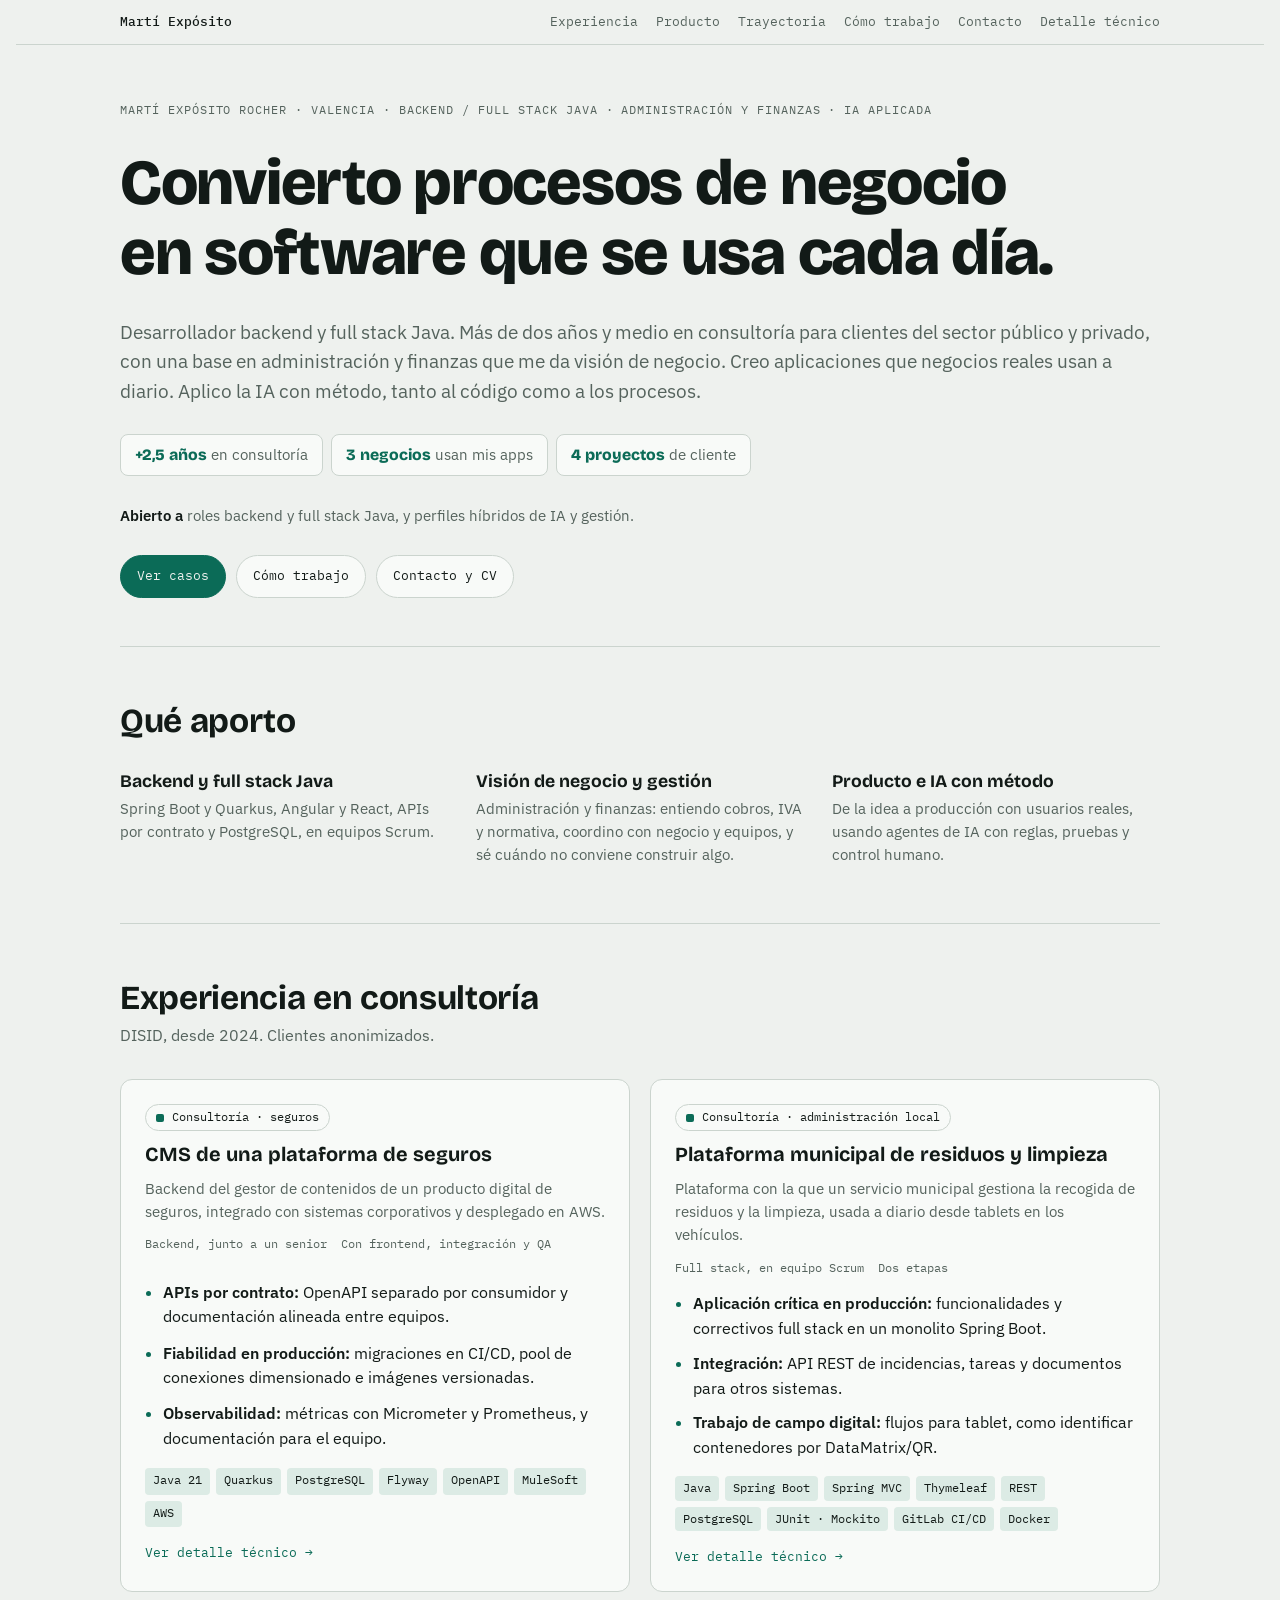
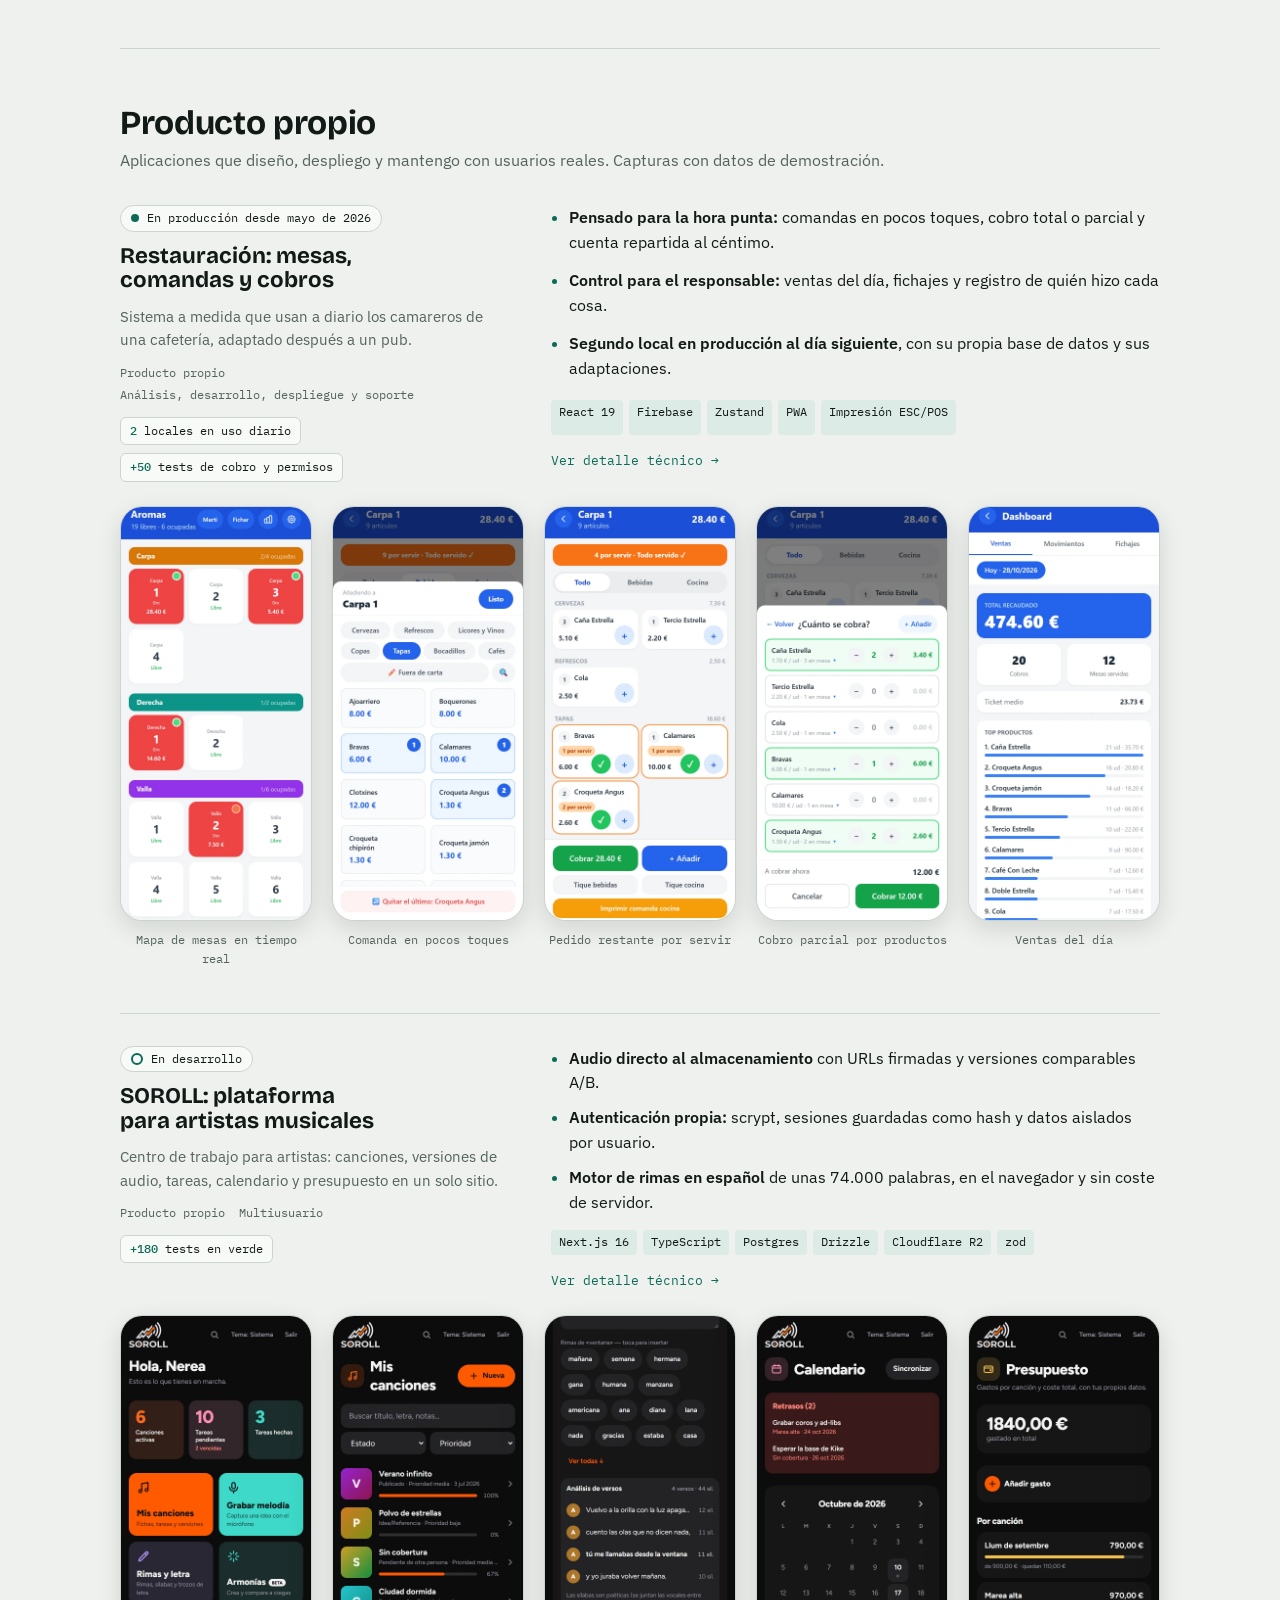
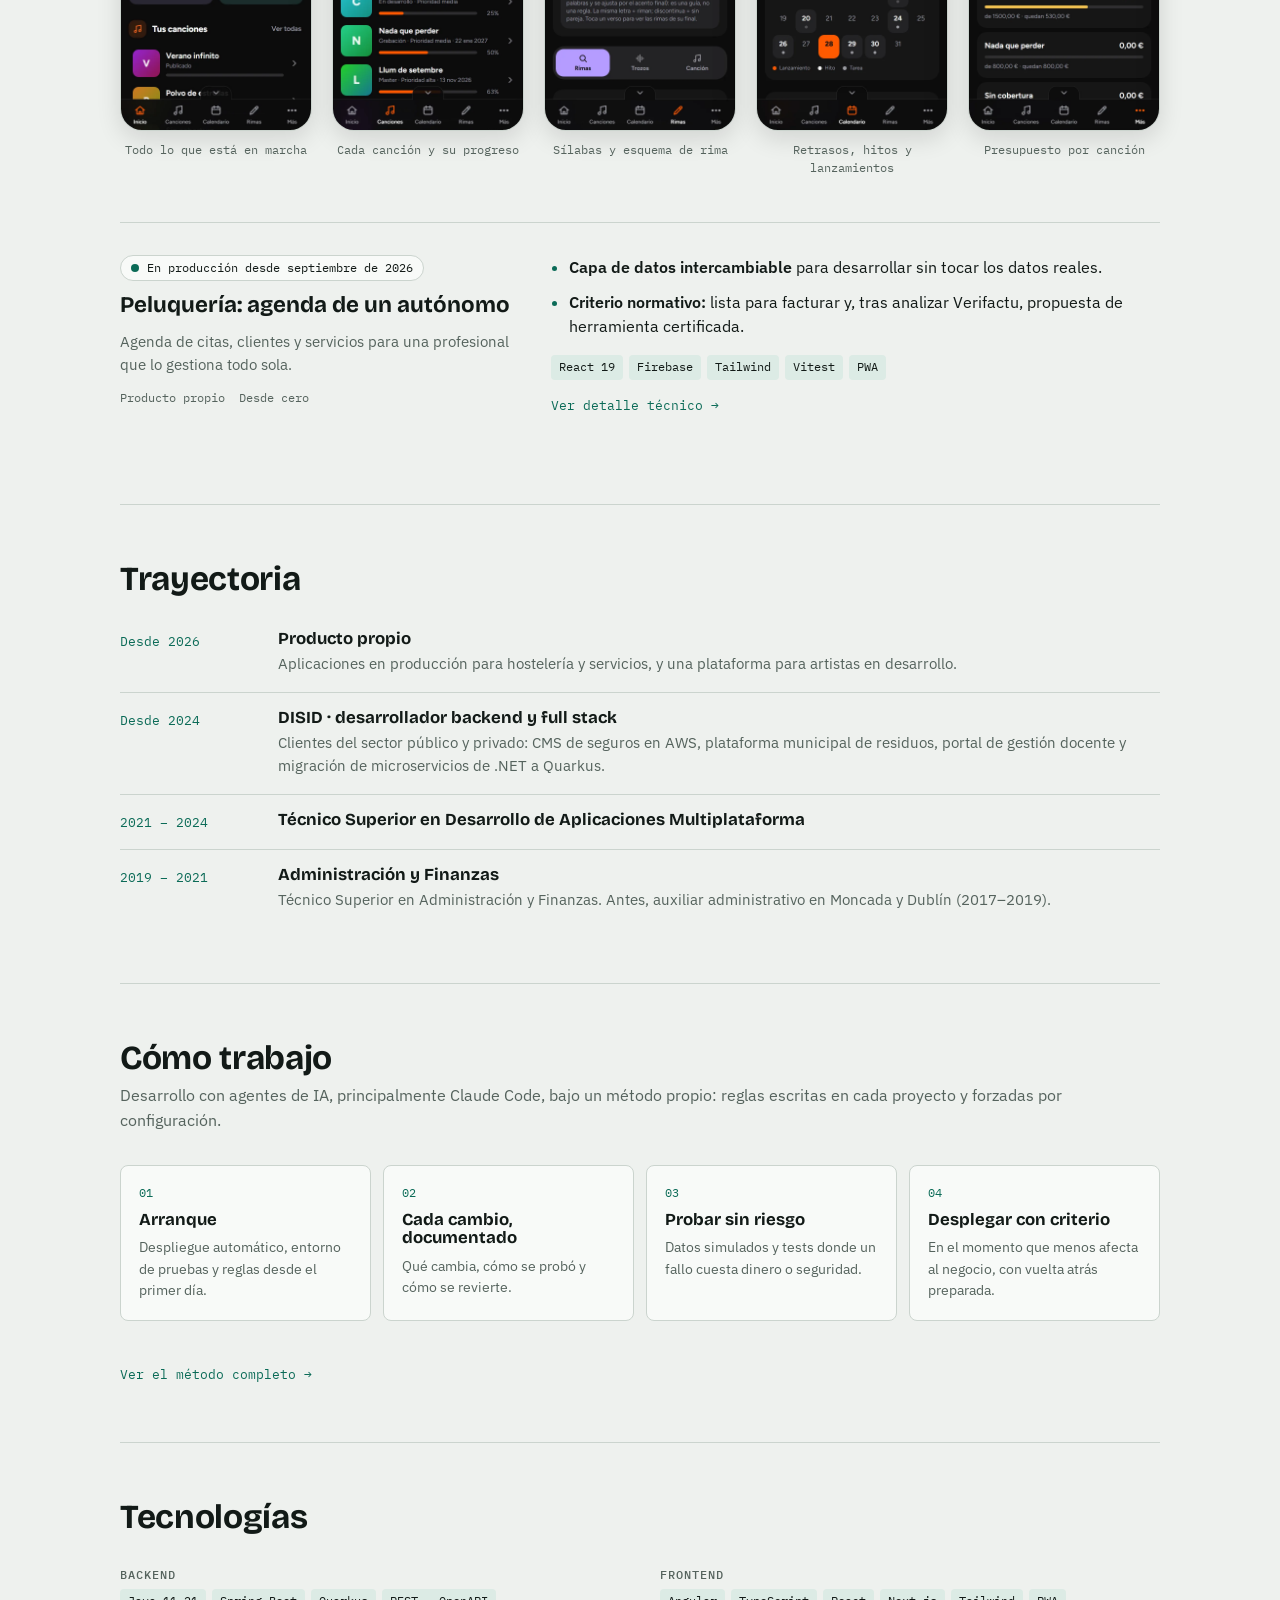
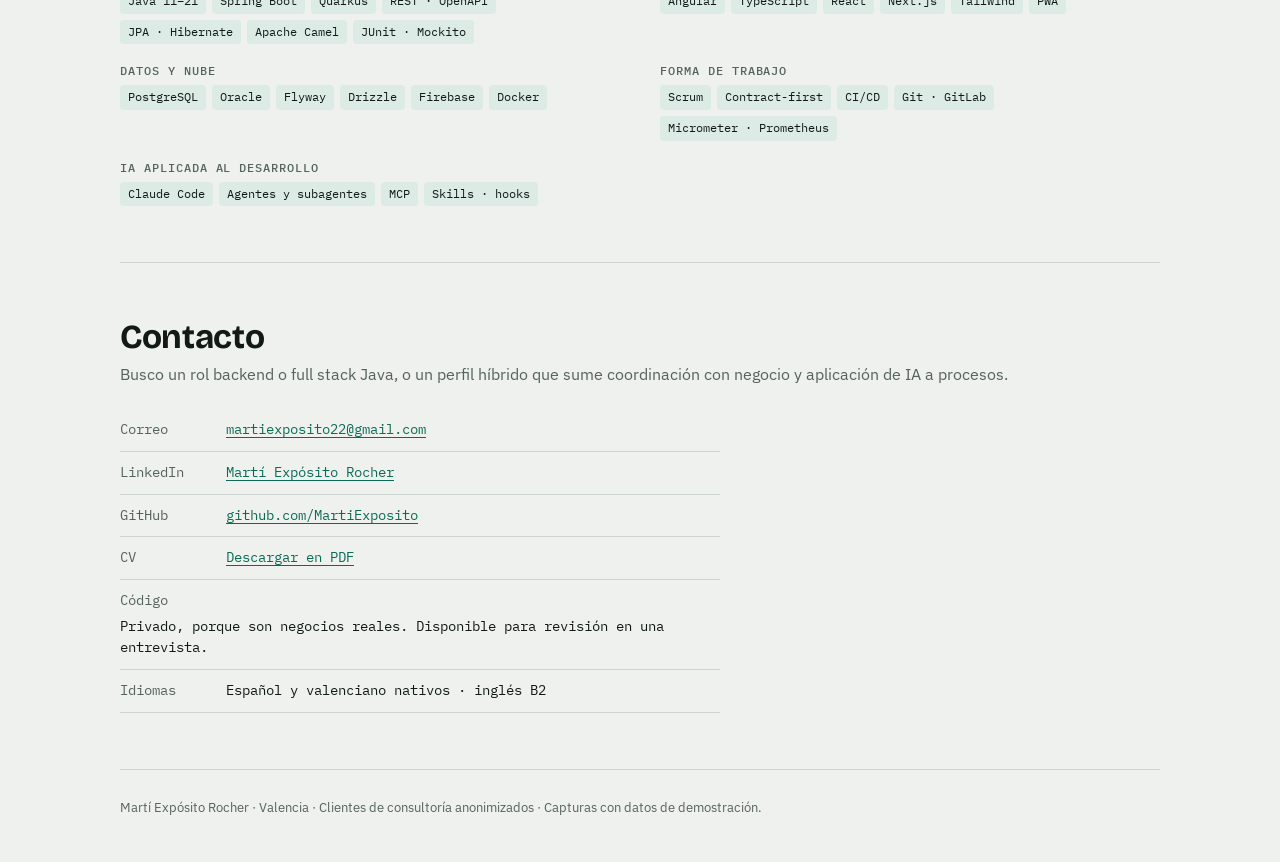
<file: index.html>
<!doctype html>
<html lang="es">
<head>
<meta charset="utf-8">
<meta name="viewport" content="width=device-width,initial-scale=1,viewport-fit=cover">
<title>Martí Expósito Rocher · Desarrollador Backend / Full Stack Java</title>
<meta name="description" content="Desarrollador backend y full stack Java (Spring Boot, Quarkus) con formación en administración y finanzas. Consultoría, aplicaciones propias en producción e IA aplicada con método. Valencia.">
<meta property="og:title" content="Martí Expósito Rocher · Desarrollador Backend / Full Stack Java">
<meta property="og:description" content="Backend Java en consultoría y tres aplicaciones propias en producción con negocios reales. Casos, método de trabajo y contacto.">
<meta property="og:type" content="website">
<meta property="og:locale" content="es_ES">
<link rel="preconnect" href="https://fonts.googleapis.com">
<link rel="preconnect" href="https://fonts.gstatic.com" crossorigin>
<link rel="stylesheet" href="https://fonts.googleapis.com/css2?family=Bricolage+Grotesque:wght@500;700;800&family=IBM+Plex+Sans:wght@400;500;600&family=IBM+Plex+Mono:wght@400;500&display=swap">
<link rel="stylesheet" href="estilo.css">
</head>
<body>

<nav class="top" aria-label="Secciones">
  <div class="wrap">
    <a class="me" href="#inicio">Martí Expósito</a>
    <a href="#casos">Experiencia</a>
    <a href="#producto">Producto</a>
    <a href="#trayectoria">Trayectoria</a>
    <a href="#metodo">Cómo trabajo</a>
    <a href="#contacto">Contacto</a>
    <a href="tecnico.html">Detalle técnico</a>
  </div>
</nav>

<div class="wrap">
  <header class="hero" id="inicio">
    <p class="label">Martí Expósito Rocher · Valencia · Backend / Full stack Java · Administración y finanzas · IA aplicada</p>
    <h1>Convierto procesos de negocio en software que se usa cada día.</h1>
    <p class="lede">Desarrollador backend y full stack Java. Más de dos años y medio en consultoría para clientes del sector público y privado, con una base en administración y finanzas que me da visión de negocio. Creo aplicaciones que negocios reales usan a diario. Aplico la IA con método, tanto al código como a los procesos.</p>
    <ul class="keyfacts"><li><b>+2,5 años</b> en consultoría</li><li><b>3 negocios</b> usan mis apps</li><li><b>4 proyectos</b> de cliente</li></ul>
    <p class="seek"><b>Abierto a</b> roles backend y full stack Java, y perfiles híbridos de IA y gestión.</p>
    <div class="actions">
      <a class="btn primary" href="#casos">Ver casos</a>
      <a class="btn" href="#metodo">Cómo trabajo</a>
      <a class="btn" href="#contacto">Contacto y CV</a>
    </div>
  </header>

  <section id="aporto">
    <div class="head"><h2>Qué aporto</h2></div>
    <div class="value">
      <div><h3>Backend y full stack Java</h3><p>Spring Boot y Quarkus, Angular y React, APIs por contrato y PostgreSQL, en equipos Scrum.</p></div>
      <div><h3>Visión de negocio y gestión</h3><p>Administración y finanzas: entiendo cobros, IVA y normativa, coordino con negocio y equipos, y sé cuándo no conviene construir algo.</p></div>
      <div><h3>Producto e IA con método</h3><p>De la idea a producción con usuarios reales, usando agentes de IA con reglas, pruebas y control humano.</p></div>
    </div>
  </section>

  <section id="casos">
    <div class="head"><h2>Experiencia en consultoría</h2><p>DISID, desde 2024. Clientes anonimizados.</p></div>
    <div class="duo">
      <article class="case">
        <div class="id">
          <span class="tag work">Consultoría · seguros</span>
          <h3>CMS de una plataforma de seguros</h3>
          <p class="one">Backend del gestor de contenidos de un producto digital de seguros, integrado con sistemas corporativos y desplegado en AWS.</p>
          <div class="facts"><span>Backend, junto a un senior</span><span>Con frontend, integración y QA</span></div>
        </div>
        <div class="body">
          <ul class="impact">
            <li><b>APIs por contrato:</b> OpenAPI separado por consumidor y documentación alineada entre equipos.</li>
            <li><b>Fiabilidad en producción:</b> migraciones en CI/CD, pool de conexiones dimensionado e imágenes versionadas.</li>
            <li><b>Observabilidad:</b> métricas con Micrometer y Prometheus, y documentación para el equipo.</li>
          </ul>
          <ul class="chips"><li>Java 21</li><li>Quarkus</li><li>PostgreSQL</li><li>Flyway</li><li>OpenAPI</li><li>MuleSoft</li><li>AWS</li></ul>
          <a class="more-link" href="tecnico.html#cms">Ver detalle técnico →</a>
        </div>
      </article>

      <article class="case">
        <div class="id">
          <span class="tag work">Consultoría · administración local</span>
          <h3>Plataforma municipal de residuos y limpieza</h3>
          <p class="one">Plataforma con la que un servicio municipal gestiona la recogida de residuos y la limpieza, usada a diario desde tablets en los vehículos.</p>
          <div class="facts"><span>Full stack, en equipo Scrum</span><span>Dos etapas</span></div>
        </div>
        <div class="body">
          <ul class="impact">
            <li><b>Aplicación crítica en producción:</b> funcionalidades y correctivos full stack en un monolito Spring Boot.</li>
            <li><b>Integración:</b> API REST de incidencias, tareas y documentos para otros sistemas.</li>
            <li><b>Trabajo de campo digital:</b> flujos para tablet, como identificar contenedores por DataMatrix/QR.</li>
          </ul>
          <ul class="chips"><li>Java</li><li>Spring Boot</li><li>Spring MVC</li><li>Thymeleaf</li><li>REST</li><li>PostgreSQL</li><li>JUnit · Mockito</li><li>GitLab CI/CD</li><li>Docker</li></ul>
          <a class="more-link" href="tecnico.html#residuos">Ver detalle técnico →</a>
        </div>
      </article>
    </div>
  </section>

  <section id="producto">
    <div class="head"><h2>Producto propio</h2><p>Aplicaciones que diseño, despliego y mantengo con usuarios reales. Capturas con datos de demostración.</p></div>
    <div class="cases">

      <article class="case">
        <div class="id">
          <span class="tag">En producción desde mayo de 2026</span>
          <h3>Restauración: mesas, comandas y cobros</h3>
          <p class="one">Sistema a medida que usan a diario los camareros de una cafetería, adaptado después a un pub.</p>
          <div class="facts"><span>Producto propio</span><span>Análisis, desarrollo, despliegue y soporte</span></div>
          <ul class="proof">
            <li><b>2</b> locales en uso diario</li>
            <li><b>+50</b> tests de cobro y permisos</li>
          </ul>
        </div>
        <div class="body">
          <ul class="impact">
            <li><b>Pensado para la hora punta:</b> comandas en pocos toques, cobro total o parcial y cuenta repartida al céntimo.</li>
            <li><b>Control para el responsable:</b> ventas del día, fichajes y registro de quién hizo cada cosa.</li>
            <li><b>Segundo local en producción al día siguiente</b>, con su propia base de datos y sus adaptaciones.</li>
          </ul>
          <ul class="chips"><li>React 19</li><li>Firebase</li><li>Zustand</li><li>PWA</li><li>Impresión ESC/POS</li></ul>
          <a class="more-link" href="tecnico.html#restauracion">Ver detalle técnico →</a>
        </div>
        <ul class="shots" aria-label="Capturas de la aplicación de restauración">
          <li><img src="img/bar-01-mesas.webp" width="390" height="844" loading="lazy" alt="Mapa de mesas por zonas, con las ocupadas en rojo y su importe"><span>Mapa de mesas en tiempo real</span></li>
          <li><img src="img/bar-03-anadir.webp" width="390" height="844" loading="lazy" alt="Hoja para añadir productos de la carta por categorías"><span>Comanda en pocos toques</span></li>
          <li><img src="img/bar-02-mesa.webp" width="390" height="844" loading="lazy" alt="Detalle de una mesa con lo pendiente de servir"><span>Pedido restante por servir</span></li>
          <li><img src="img/bar-04-parcial.webp" width="390" height="844" loading="lazy" alt="Cobro parcial: se eligen dos cañas, unas bravas y dos croquetas de la mesa"><span>Cobro parcial por productos</span></li>
          <li><img src="img/bar-05-ventas.webp" width="390" height="844" loading="lazy" alt="Panel de ventas del día con total recaudado, cobros, ticket medio y productos más vendidos"><span>Ventas del día</span></li>
        </ul>
      </article>

      <article class="case">
        <div class="id">
          <span class="tag dev">En desarrollo</span>
          <h3>SOROLL: plataforma para artistas musicales</h3>
          <p class="one">Centro de trabajo para artistas: canciones, versiones de audio, tareas, calendario y presupuesto en un solo sitio.</p>
          <div class="facts"><span>Producto propio</span><span>Multiusuario</span></div>
          <ul class="proof">
            <li><b>+180</b> tests en verde</li>
          </ul>
        </div>
        <div class="body">
          <ul class="impact">
            <li><b>Audio directo al almacenamiento</b> con URLs firmadas y versiones comparables A/B.</li>
            <li><b>Autenticación propia:</b> scrypt, sesiones guardadas como hash y datos aislados por usuario.</li>
            <li><b>Motor de rimas en español</b> de unas 74.000 palabras, en el navegador y sin coste de servidor.</li>
          </ul>
          <ul class="chips"><li>Next.js 16</li><li>TypeScript</li><li>Postgres</li><li>Drizzle</li><li>Cloudflare R2</li><li>zod</li></ul>
          <a class="more-link" href="tecnico.html#soroll">Ver detalle técnico →</a>
        </div>
        <ul class="shots" aria-label="Capturas de SOROLL con datos de demostración">
          <li><img src="img/soroll-01-inicio.webp" width="390" height="844" loading="lazy" alt="Inicio de SOROLL con canciones activas, tareas pendientes y accesos rápidos"><span>Todo lo que está en marcha</span></li>
          <li><img src="img/soroll-07-canciones.webp" width="390" height="844" loading="lazy" alt="Lista de canciones con su estado, prioridad, fecha de lanzamiento y progreso"><span>Cada canción y su progreso</span></li>
          <li><img src="img/soroll-04-rimas.webp" width="390" height="844" loading="lazy" alt="Análisis de versos con el esquema de rima y las sílabas de cada verso"><span>Sílabas y esquema de rima</span></li>
          <li><img src="img/soroll-03-calendario.webp" width="390" height="844" loading="lazy" alt="Calendario con tareas retrasadas, hitos y lanzamientos del mes"><span>Retrasos, hitos y lanzamientos</span></li>
          <li><img src="img/soroll-05-presupuesto.webp" width="390" height="844" loading="lazy" alt="Presupuesto con el gasto total y lo gastado frente al límite de cada canción"><span>Presupuesto por canción</span></li>
        </ul>
      </article>

      <article class="case">
        <div class="id">
          <span class="tag">En producción desde septiembre de 2026</span>
          <h3>Peluquería: agenda de un autónomo</h3>
          <p class="one">Agenda de citas, clientes y servicios para una profesional que lo gestiona todo sola.</p>
          <div class="facts"><span>Producto propio</span><span>Desde cero</span></div>
        </div>
        <div class="body">
          <ul class="impact">
            <li><b>Capa de datos intercambiable</b> para desarrollar sin tocar los datos reales.</li>
            <li><b>Criterio normativo:</b> lista para facturar y, tras analizar Verifactu, propuesta de herramienta certificada.</li>
          </ul>
          <ul class="chips"><li>React 19</li><li>Firebase</li><li>Tailwind</li><li>Vitest</li><li>PWA</li></ul>
          <a class="more-link" href="tecnico.html#peluqueria">Ver detalle técnico →</a>
        </div>
      </article>

    </div>
  </section>

  <section id="trayectoria">
    <div class="head"><h2>Trayectoria</h2></div>
    <ul class="path">
      <li><span class="when">Desde 2026</span><div><h3>Producto propio</h3><p>Aplicaciones en producción para hostelería y servicios, y una plataforma para artistas en desarrollo.</p></div></li>
      <li><span class="when">Desde 2024</span><div><h3>DISID · desarrollador backend y full stack</h3><p>Clientes del sector público y privado: CMS de seguros en AWS, plataforma municipal de residuos, portal de gestión docente y migración de microservicios de .NET a Quarkus.</p></div></li>
      <li><span class="when">2021 – 2024</span><div><h3>Técnico Superior en Desarrollo de Aplicaciones Multiplataforma</h3></div></li>
      <li><span class="when">2019 – 2021</span><div><h3>Administración y Finanzas</h3><p>Técnico Superior en Administración y Finanzas. Antes, auxiliar administrativo en Moncada y Dublín (2017–2019).</p></div></li>
    </ul>
  </section>

  <section id="metodo">
    <div class="head">
      <h2>Cómo trabajo</h2>
      <p>Desarrollo con agentes de IA, principalmente Claude Code, bajo un método propio: reglas escritas en cada proyecto y forzadas por configuración.</p>
    </div>

    <ol class="flow">
      <li><h3>Arranque</h3><p>Despliegue automático, entorno de pruebas y reglas desde el primer día.</p></li>
      <li><h3>Cada cambio, documentado</h3><p>Qué cambia, cómo se probó y cómo se revierte.</p></li>
      <li><h3>Probar sin riesgo</h3><p>Datos simulados y tests donde un fallo cuesta dinero o seguridad.</p></li>
      <li><h3>Desplegar con criterio</h3><p>En el momento que menos afecta al negocio, con vuelta atrás preparada.</p></li>
    </ol>

    <a class="more-link" href="tecnico.html#metodo">Ver el método completo →</a>
  </section>

  <section id="stack">
    <div class="head"><h2>Tecnologías</h2></div>
    <div class="stack">
      <div><h3>Backend</h3><ul class="chips"><li>Java 11–21</li><li>Spring Boot</li><li>Quarkus</li><li>REST · OpenAPI</li><li>JPA · Hibernate</li><li>Apache Camel</li><li>JUnit · Mockito</li></ul></div>
      <div><h3>Frontend</h3><ul class="chips"><li>Angular</li><li>TypeScript</li><li>React</li><li>Next.js</li><li>Tailwind</li><li>PWA</li></ul></div>
      <div><h3>Datos y nube</h3><ul class="chips"><li>PostgreSQL</li><li>Oracle</li><li>Flyway</li><li>Drizzle</li><li>Firebase</li><li>Docker</li></ul></div>
      <div><h3>Forma de trabajo</h3><ul class="chips"><li>Scrum</li><li>Contract-first</li><li>CI/CD</li><li>Git · GitLab</li><li>Micrometer · Prometheus</li></ul></div>
      <div><h3>IA aplicada al desarrollo</h3><ul class="chips"><li>Claude Code</li><li>Agentes y subagentes</li><li>MCP</li><li>Skills · hooks</li></ul></div>
    </div>
  </section>

  <section id="contacto">
    <div class="head"><h2>Contacto</h2><p>Busco un rol backend o full stack Java, o un perfil híbrido que sume coordinación con negocio y aplicación de IA a procesos.</p></div>
    <div class="contact">
      <div><span>Correo</span><a href="mailto:martiexposito22@gmail.com">martiexposito22@gmail.com</a></div>
      <div><span>LinkedIn</span><a href="https://www.linkedin.com/in/martiexposito">Martí Expósito Rocher</a></div>
      <div><span>GitHub</span><a href="https://github.com/MartiExposito">github.com/MartiExposito</a></div>
      <div><span>CV</span><a href="cv-marti-exposito-rocher.pdf">Descargar en PDF</a></div>
      <div><span>Código</span><span>Privado, porque son negocios reales. Disponible para revisión en una entrevista.</span></div>
      <div><span>Idiomas</span><span>Español y valenciano nativos · inglés B2</span></div>
    </div>
  </section>

  <footer>Martí Expósito Rocher · Valencia · Clientes de consultoría anonimizados · Capturas con datos de demostración.</footer>
</div>

</body>
</html>
</file>
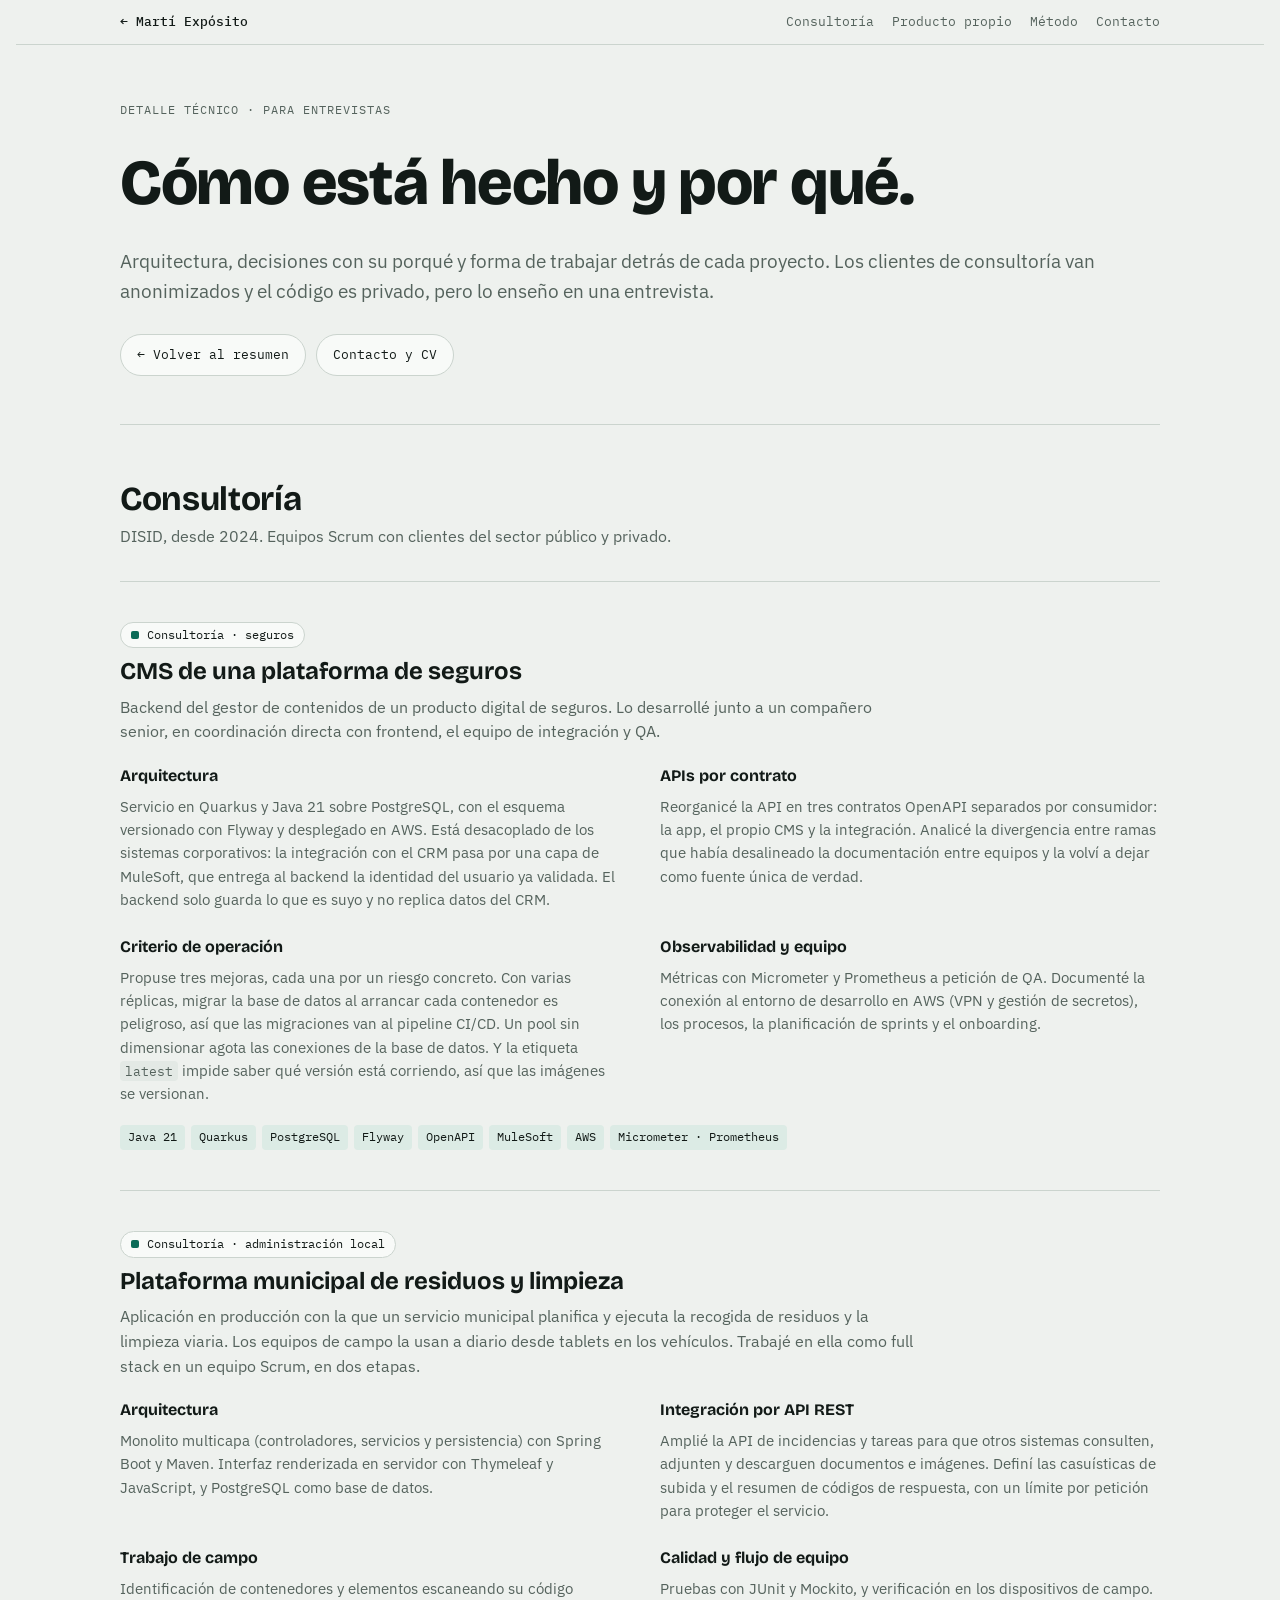
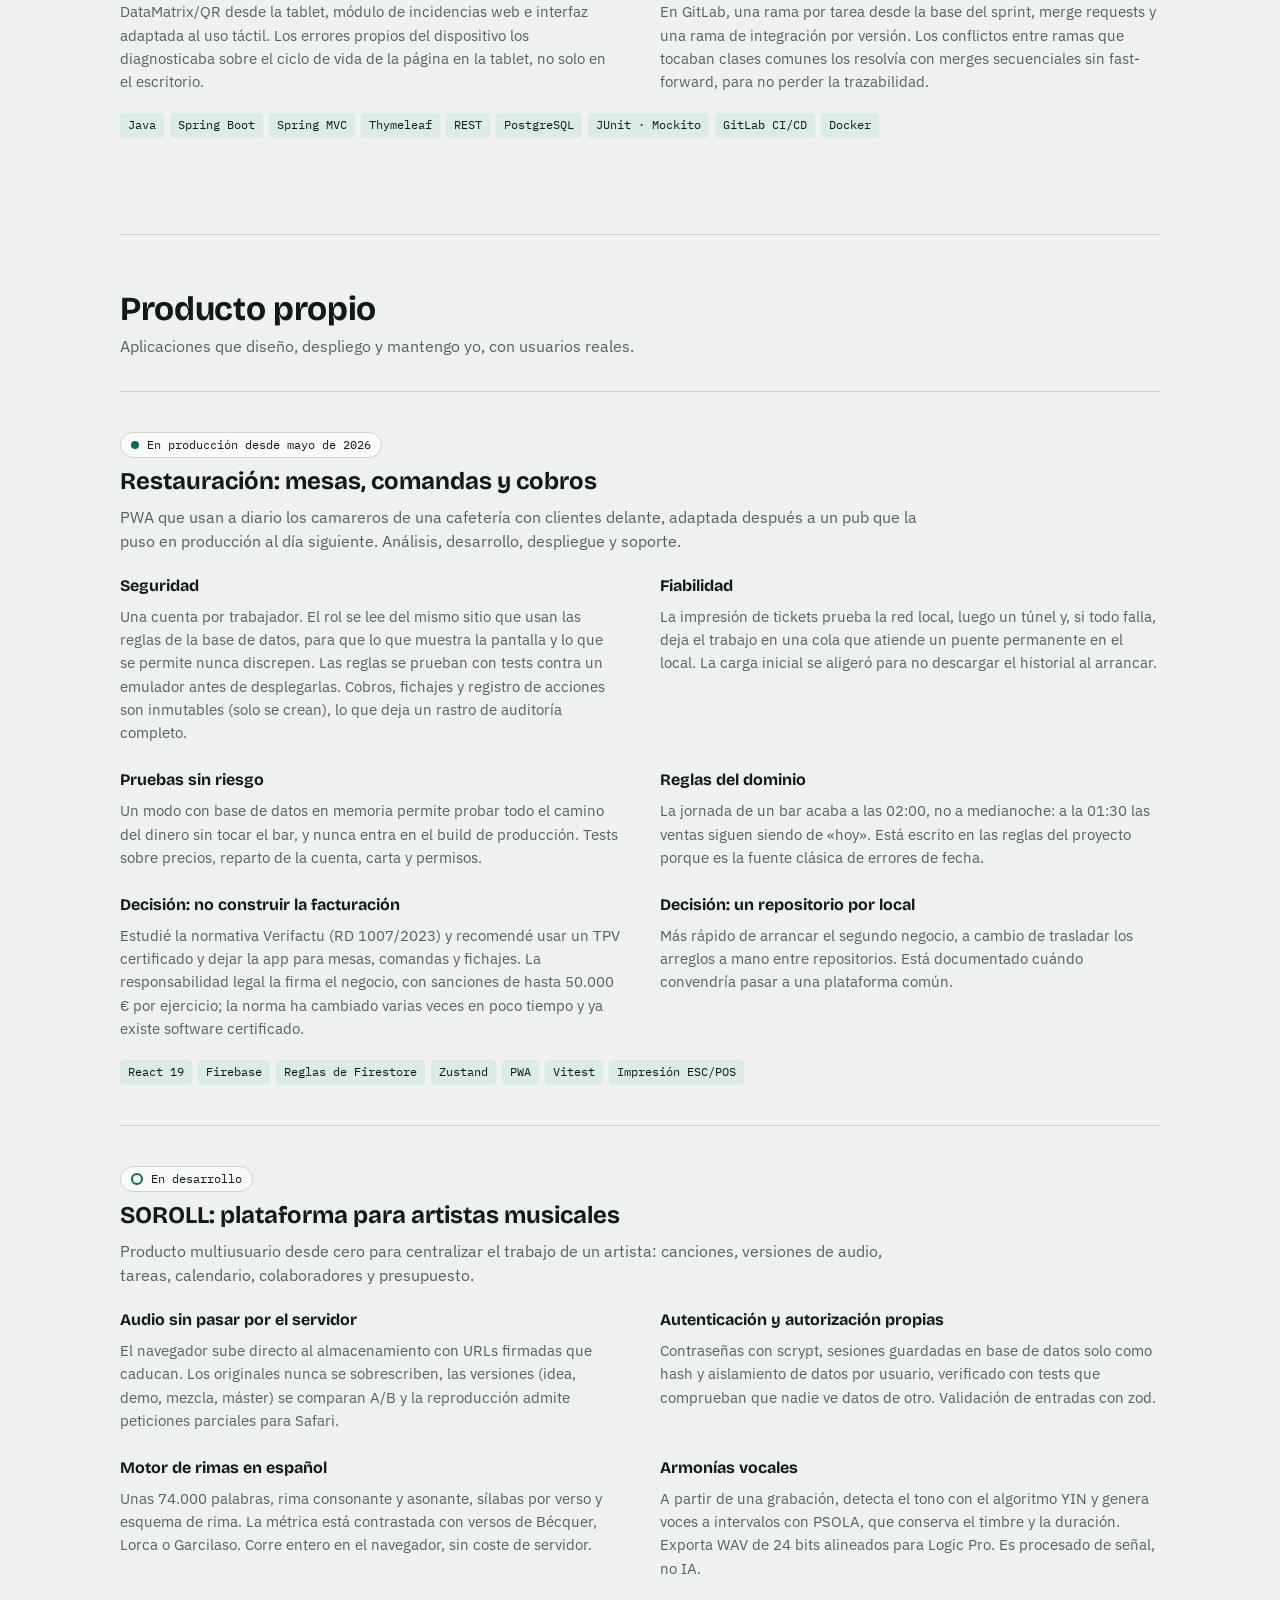
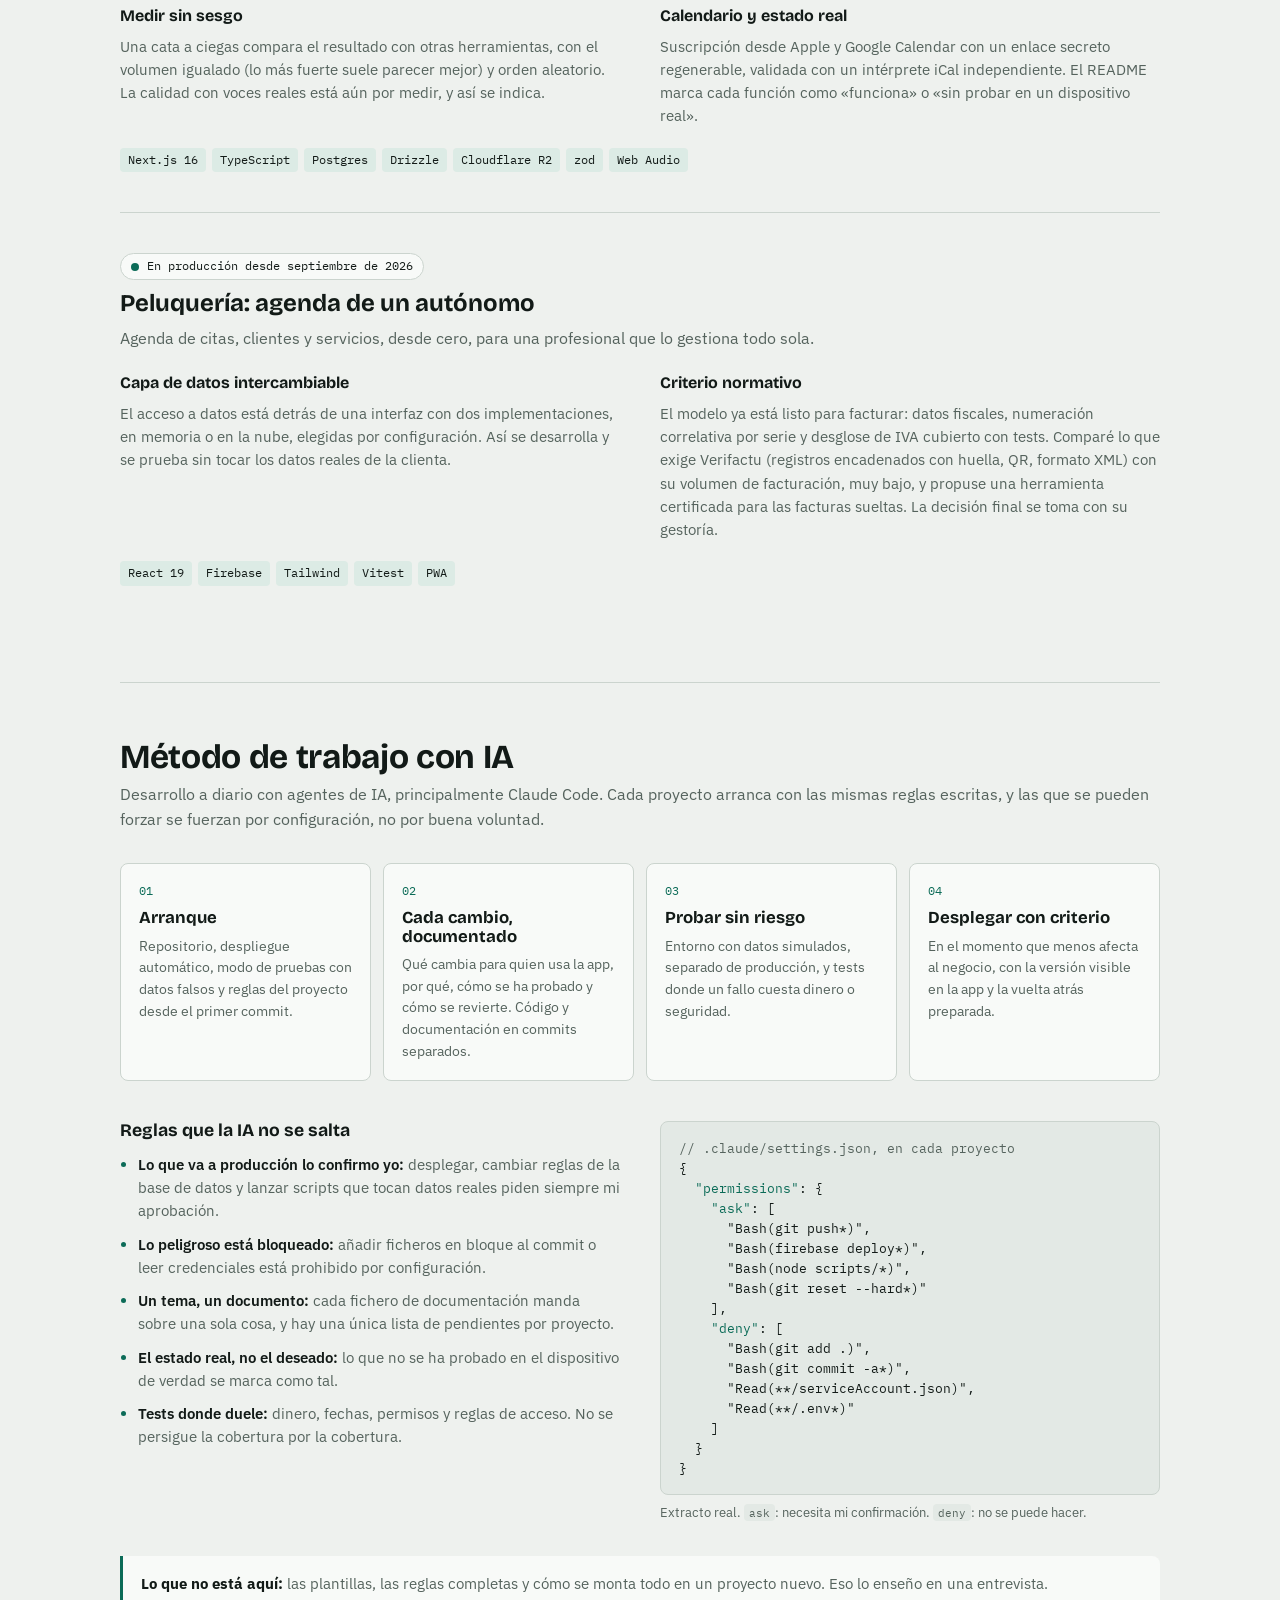
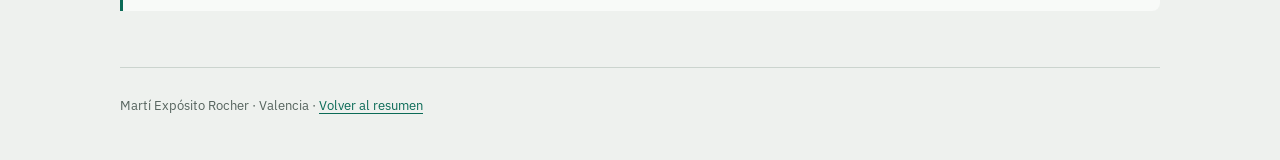
<file: tecnico.html>
<!doctype html>
<html lang="es">
<head>
<meta charset="utf-8">
<meta name="viewport" content="width=device-width,initial-scale=1,viewport-fit=cover">
<title>Detalle técnico · Martí Expósito Rocher</title>
<meta name="description" content="Arquitectura, decisiones y método de trabajo detrás de los proyectos de Martí Expósito Rocher, desarrollador full stack Java.">
<meta property="og:title" content="Detalle técnico · Martí Expósito Rocher">
<meta property="og:description" content="Arquitectura, decisiones con su porqué y método de trabajo con IA.">
<meta property="og:type" content="website">
<meta property="og:locale" content="es_ES">
<link rel="preconnect" href="https://fonts.googleapis.com">
<link rel="preconnect" href="https://fonts.gstatic.com" crossorigin>
<link rel="stylesheet" href="https://fonts.googleapis.com/css2?family=Bricolage+Grotesque:wght@500;700;800&family=IBM+Plex+Sans:wght@400;500;600&family=IBM+Plex+Mono:wght@400;500&display=swap">
<link rel="stylesheet" href="estilo.css">
</head>
<body>

<nav class="top" aria-label="Secciones">
  <div class="wrap">
    <a class="me" href="index.html">← Martí Expósito</a>
    <a href="#consultoria">Consultoría</a>
    <a href="#producto">Producto propio</a>
    <a href="#metodo">Método</a>
    <a href="index.html#contacto">Contacto</a>
  </div>
</nav>

<div class="wrap">
  <header class="hero" id="inicio">
    <p class="label">Detalle técnico · Para entrevistas</p>
    <h1>Cómo está hecho y por qué.</h1>
    <p class="lede">Arquitectura, decisiones con su porqué y forma de trabajar detrás de cada proyecto. Los clientes de consultoría van anonimizados y el código es privado, pero lo enseño en una entrevista.</p>
    <div class="actions">
      <a class="btn" href="index.html">← Volver al resumen</a>
      <a class="btn" href="index.html#contacto">Contacto y CV</a>
    </div>
  </header>

  <section id="consultoria">
    <div class="head"><h2>Consultoría</h2><p>DISID, desde 2024. Equipos Scrum con clientes del sector público y privado.</p></div>

    <article class="tech-case" id="cms">
      <header>
        <span class="tag work">Consultoría · seguros</span>
        <h3>CMS de una plataforma de seguros</h3>
        <p class="one">Backend del gestor de contenidos de un producto digital de seguros. Lo desarrollé junto a un compañero senior, en coordinación directa con frontend, el equipo de integración y QA.</p>
      </header>
      <div class="tech">
        <div><h4>Arquitectura</h4><p>Servicio en Quarkus y Java 21 sobre PostgreSQL, con el esquema versionado con Flyway y desplegado en AWS. Está desacoplado de los sistemas corporativos: la integración con el CRM pasa por una capa de MuleSoft, que entrega al backend la identidad del usuario ya validada. El backend solo guarda lo que es suyo y no replica datos del CRM.</p></div>
        <div><h4>APIs por contrato</h4><p>Reorganicé la API en tres contratos OpenAPI separados por consumidor: la app, el propio CMS y la integración. Analicé la divergencia entre ramas que había desalineado la documentación entre equipos y la volví a dejar como fuente única de verdad.</p></div>
        <div><h4>Criterio de operación</h4><p>Propuse tres mejoras, cada una por un riesgo concreto. Con varias réplicas, migrar la base de datos al arrancar cada contenedor es peligroso, así que las migraciones van al pipeline CI/CD. Un pool sin dimensionar agota las conexiones de la base de datos. Y la etiqueta <code>latest</code> impide saber qué versión está corriendo, así que las imágenes se versionan.</p></div>
        <div><h4>Observabilidad y equipo</h4><p>Métricas con Micrometer y Prometheus a petición de QA. Documenté la conexión al entorno de desarrollo en AWS (VPN y gestión de secretos), los procesos, la planificación de sprints y el onboarding.</p></div>
      </div>
      <ul class="chips"><li>Java 21</li><li>Quarkus</li><li>PostgreSQL</li><li>Flyway</li><li>OpenAPI</li><li>MuleSoft</li><li>AWS</li><li>Micrometer · Prometheus</li></ul>
    </article>

    <article class="tech-case" id="residuos">
      <header>
        <span class="tag work">Consultoría · administración local</span>
        <h3>Plataforma municipal de residuos y limpieza</h3>
        <p class="one">Aplicación en producción con la que un servicio municipal planifica y ejecuta la recogida de residuos y la limpieza viaria. Los equipos de campo la usan a diario desde tablets en los vehículos. Trabajé en ella como full stack en un equipo Scrum, en dos etapas.</p>
      </header>
      <div class="tech">
        <div><h4>Arquitectura</h4><p>Monolito multicapa (controladores, servicios y persistencia) con Spring Boot y Maven. Interfaz renderizada en servidor con Thymeleaf y JavaScript, y PostgreSQL como base de datos.</p></div>
        <div><h4>Integración por API REST</h4><p>Amplié la API de incidencias y tareas para que otros sistemas consulten, adjunten y descarguen documentos e imágenes. Definí las casuísticas de subida y el resumen de códigos de respuesta, con un límite por petición para proteger el servicio.</p></div>
        <div><h4>Trabajo de campo</h4><p>Identificación de contenedores y elementos escaneando su código DataMatrix/QR desde la tablet, módulo de incidencias web e interfaz adaptada al uso táctil. Los errores propios del dispositivo los diagnosticaba sobre el ciclo de vida de la página en la tablet, no solo en el escritorio.</p></div>
        <div><h4>Calidad y flujo de equipo</h4><p>Pruebas con JUnit y Mockito, y verificación en los dispositivos de campo. En GitLab, una rama por tarea desde la base del sprint, merge requests y una rama de integración por versión. Los conflictos entre ramas que tocaban clases comunes los resolvía con merges secuenciales sin fast-forward, para no perder la trazabilidad.</p></div>
      </div>
      <ul class="chips"><li>Java</li><li>Spring Boot</li><li>Spring MVC</li><li>Thymeleaf</li><li>REST</li><li>PostgreSQL</li><li>JUnit · Mockito</li><li>GitLab CI/CD</li><li>Docker</li></ul>
    </article>
  </section>

  <section id="producto">
    <div class="head"><h2>Producto propio</h2><p>Aplicaciones que diseño, despliego y mantengo yo, con usuarios reales.</p></div>

    <article class="tech-case" id="restauracion">
      <header>
        <span class="tag">En producción desde mayo de 2026</span>
        <h3>Restauración: mesas, comandas y cobros</h3>
        <p class="one">PWA que usan a diario los camareros de una cafetería con clientes delante, adaptada después a un pub que la puso en producción al día siguiente. Análisis, desarrollo, despliegue y soporte.</p>
      </header>
      <div class="tech">
        <div><h4>Seguridad</h4><p>Una cuenta por trabajador. El rol se lee del mismo sitio que usan las reglas de la base de datos, para que lo que muestra la pantalla y lo que se permite nunca discrepen. Las reglas se prueban con tests contra un emulador antes de desplegarlas. Cobros, fichajes y registro de acciones son inmutables (solo se crean), lo que deja un rastro de auditoría completo.</p></div>
        <div><h4>Fiabilidad</h4><p>La impresión de tickets prueba la red local, luego un túnel y, si todo falla, deja el trabajo en una cola que atiende un puente permanente en el local. La carga inicial se aligeró para no descargar el historial al arrancar.</p></div>
        <div><h4>Pruebas sin riesgo</h4><p>Un modo con base de datos en memoria permite probar todo el camino del dinero sin tocar el bar, y nunca entra en el build de producción. Tests sobre precios, reparto de la cuenta, carta y permisos.</p></div>
        <div><h4>Reglas del dominio</h4><p>La jornada de un bar acaba a las 02:00, no a medianoche: a la 01:30 las ventas siguen siendo de «hoy». Está escrito en las reglas del proyecto porque es la fuente clásica de errores de fecha.</p></div>
        <div><h4>Decisión: no construir la facturación</h4><p>Estudié la normativa Verifactu (RD 1007/2023) y recomendé usar un TPV certificado y dejar la app para mesas, comandas y fichajes. La responsabilidad legal la firma el negocio, con sanciones de hasta 50.000 € por ejercicio; la norma ha cambiado varias veces en poco tiempo y ya existe software certificado.</p></div>
        <div><h4>Decisión: un repositorio por local</h4><p>Más rápido de arrancar el segundo negocio, a cambio de trasladar los arreglos a mano entre repositorios. Está documentado cuándo convendría pasar a una plataforma común.</p></div>
      </div>
      <ul class="chips"><li>React 19</li><li>Firebase</li><li>Reglas de Firestore</li><li>Zustand</li><li>PWA</li><li>Vitest</li><li>Impresión ESC/POS</li></ul>
    </article>

    <article class="tech-case" id="soroll">
      <header>
        <span class="tag dev">En desarrollo</span>
        <h3>SOROLL: plataforma para artistas musicales</h3>
        <p class="one">Producto multiusuario desde cero para centralizar el trabajo de un artista: canciones, versiones de audio, tareas, calendario, colaboradores y presupuesto.</p>
      </header>
      <div class="tech">
        <div><h4>Audio sin pasar por el servidor</h4><p>El navegador sube directo al almacenamiento con URLs firmadas que caducan. Los originales nunca se sobrescriben, las versiones (idea, demo, mezcla, máster) se comparan A/B y la reproducción admite peticiones parciales para Safari.</p></div>
        <div><h4>Autenticación y autorización propias</h4><p>Contraseñas con scrypt, sesiones guardadas en base de datos solo como hash y aislamiento de datos por usuario, verificado con tests que comprueban que nadie ve datos de otro. Validación de entradas con zod.</p></div>
        <div><h4>Motor de rimas en español</h4><p>Unas 74.000 palabras, rima consonante y asonante, sílabas por verso y esquema de rima. La métrica está contrastada con versos de Bécquer, Lorca o Garcilaso. Corre entero en el navegador, sin coste de servidor.</p></div>
        <div><h4>Armonías vocales</h4><p>A partir de una grabación, detecta el tono con el algoritmo YIN y genera voces a intervalos con PSOLA, que conserva el timbre y la duración. Exporta WAV de 24 bits alineados para Logic Pro. Es procesado de señal, no IA.</p></div>
        <div><h4>Medir sin sesgo</h4><p>Una cata a ciegas compara el resultado con otras herramientas, con el volumen igualado (lo más fuerte suele parecer mejor) y orden aleatorio. La calidad con voces reales está aún por medir, y así se indica.</p></div>
        <div><h4>Calendario y estado real</h4><p>Suscripción desde Apple y Google Calendar con un enlace secreto regenerable, validada con un intérprete iCal independiente. El README marca cada función como «funciona» o «sin probar en un dispositivo real».</p></div>
      </div>
      <ul class="chips"><li>Next.js 16</li><li>TypeScript</li><li>Postgres</li><li>Drizzle</li><li>Cloudflare R2</li><li>zod</li><li>Web Audio</li></ul>
    </article>

    <article class="tech-case" id="peluqueria">
      <header>
        <span class="tag">En producción desde septiembre de 2026</span>
        <h3>Peluquería: agenda de un autónomo</h3>
        <p class="one">Agenda de citas, clientes y servicios, desde cero, para una profesional que lo gestiona todo sola.</p>
      </header>
      <div class="tech">
        <div><h4>Capa de datos intercambiable</h4><p>El acceso a datos está detrás de una interfaz con dos implementaciones, en memoria o en la nube, elegidas por configuración. Así se desarrolla y se prueba sin tocar los datos reales de la clienta.</p></div>
        <div><h4>Criterio normativo</h4><p>El modelo ya está listo para facturar: datos fiscales, numeración correlativa por serie y desglose de IVA cubierto con tests. Comparé lo que exige Verifactu (registros encadenados con huella, QR, formato XML) con su volumen de facturación, muy bajo, y propuse una herramienta certificada para las facturas sueltas. La decisión final se toma con su gestoría.</p></div>
      </div>
      <ul class="chips"><li>React 19</li><li>Firebase</li><li>Tailwind</li><li>Vitest</li><li>PWA</li></ul>
    </article>
  </section>

  <section id="metodo">
    <div class="head">
      <h2>Método de trabajo con IA</h2>
      <p>Desarrollo a diario con agentes de IA, principalmente Claude Code. Cada proyecto arranca con las mismas reglas escritas, y las que se pueden forzar se fuerzan por configuración, no por buena voluntad.</p>
    </div>

    <ol class="flow">
      <li><h3>Arranque</h3><p>Repositorio, despliegue automático, modo de pruebas con datos falsos y reglas del proyecto desde el primer commit.</p></li>
      <li><h3>Cada cambio, documentado</h3><p>Qué cambia para quien usa la app, por qué, cómo se ha probado y cómo se revierte. Código y documentación en commits separados.</p></li>
      <li><h3>Probar sin riesgo</h3><p>Entorno con datos simulados, separado de producción, y tests donde un fallo cuesta dinero o seguridad.</p></li>
      <li><h3>Desplegar con criterio</h3><p>En el momento que menos afecta al negocio, con la versión visible en la app y la vuelta atrás preparada.</p></li>
    </ol>

    <div class="rules">
      <div>
        <h3>Reglas que la IA no se salta</h3>
        <ul>
          <li><b>Lo que va a producción lo confirmo yo:</b> desplegar, cambiar reglas de la base de datos y lanzar scripts que tocan datos reales piden siempre mi aprobación.</li>
          <li><b>Lo peligroso está bloqueado:</b> añadir ficheros en bloque al commit o leer credenciales está prohibido por configuración.</li>
          <li><b>Un tema, un documento:</b> cada fichero de documentación manda sobre una sola cosa, y hay una única lista de pendientes por proyecto.</li>
          <li><b>El estado real, no el deseado:</b> lo que no se ha probado en el dispositivo de verdad se marca como tal.</li>
          <li><b>Tests donde duele:</b> dinero, fechas, permisos y reglas de acceso. No se persigue la cobertura por la cobertura.</li>
        </ul>
      </div>
      <div>
        <pre class="cfg" aria-label="Extracto de configuración de permisos"><span class="c">// .claude/settings.json, en cada proyecto</span>
{
  <span class="k">"permissions"</span>: {
    <span class="k">"ask"</span>: [
      "Bash(git push*)",
      "Bash(firebase deploy*)",
      "Bash(node scripts/*)",
      "Bash(git reset --hard*)"
    ],
    <span class="k">"deny"</span>: [
      "Bash(git add .)",
      "Bash(git commit -a*)",
      "Read(**/serviceAccount.json)",
      "Read(**/.env*)"
    ]
  }
}</pre>
        <p class="cfg-cap">Extracto real. <code>ask</code>: necesita mi confirmación. <code>deny</code>: no se puede hacer.</p>
      </div>
    </div>

    <p class="note"><b>Lo que no está aquí:</b> las plantillas, las reglas completas y cómo se monta todo en un proyecto nuevo. Eso lo enseño en una entrevista.</p>
  </section>

  <footer>Martí Expósito Rocher · Valencia · <a href="index.html">Volver al resumen</a></footer>
</div>

</body>
</html>
</file>
<file: estilo.css>
/* Estilos comunes de index.html (resumen para seleccion) y tecnico.html (detalle para entrevista). */
:root {
  --bg: #eef1ee;
  --surface: #f8faf8;
  --fg: #121a17;
  --muted: #55635d;
  --line: #cbd4ce;
  --accent: #0b6b57;
  --accent-soft: #dcebe5;
  --code-bg: #e3e9e5;
  --font-display: "Bricolage Grotesque", "Helvetica Neue", Arial, sans-serif;
  --font-body: "IBM Plex Sans", system-ui, -apple-system, "Segoe UI", sans-serif;
  --font-mono: "IBM Plex Mono", ui-monospace, "SF Mono", Menlo, monospace;
  color-scheme: light;
}
@media (prefers-color-scheme: dark) {
  :root:not([data-theme="light"]) {
    --bg: #0e1412; --surface: #151d1a; --fg: #e6ece8; --muted: #95a49d;
    --line: #26332e; --accent: #4fc3a1; --accent-soft: #17302a; --code-bg: #111916; color-scheme: dark;
  }
}
:root[data-theme="dark"] {
  --bg: #0e1412; --surface: #151d1a; --fg: #e6ece8; --muted: #95a49d;
  --line: #26332e; --accent: #4fc3a1; --accent-soft: #17302a; --code-bg: #111916; color-scheme: dark;
}

* { box-sizing: border-box; }
html { scroll-behavior: smooth; }
body {
  margin: 0;
  background: var(--bg); color: var(--fg);
  font-family: var(--font-body); font-size: 16px; line-height: 1.55;
  padding-left: max(16px, env(safe-area-inset-left, 0px));
  padding-right: max(16px, env(safe-area-inset-right, 0px));
}
.wrap { max-width: 1040px; margin: 0 auto; }
h1, h2, h3 { font-family: var(--font-display); text-wrap: balance; line-height: 1.1; margin: 0; }
p { margin: 0; }
ul, ol { margin: 0; }
a { color: var(--accent); text-underline-offset: 3px; }
a:focus-visible, summary:focus-visible { outline: 2px solid var(--accent); outline-offset: 3px; border-radius: 4px; }
code { font-family: var(--font-mono); font-size: 0.88em; background: var(--code-bg); padding: 1px 5px; border-radius: 4px; }
.label {
  font-family: var(--font-mono); font-size: 12px; letter-spacing: 0.08em;
  text-transform: uppercase; color: var(--muted);
}

/* Navegación */
nav.top { position: sticky; top: 0; z-index: 5; background: var(--bg); border-bottom: 1px solid var(--line); padding-top: env(safe-area-inset-top, 0px); }
nav.top .wrap { display: flex; gap: 18px; overflow-x: auto; padding-block: 12px; font-family: var(--font-mono); font-size: 13px; scrollbar-width: none; }
nav.top a { color: var(--muted); text-decoration: none; white-space: nowrap; }
nav.top a:hover { color: var(--accent); }
nav.top .me { color: var(--fg); font-weight: 500; margin-right: auto; }

/* Hero */
header.hero { padding-block: 56px 48px; border-bottom: 1px solid var(--line); display: grid; gap: 28px; }
.hero .label { display: flex; flex-wrap: wrap; gap: 4px 16px; }
.hero h1 { font-size: clamp(2.2rem, 5.6vw, 4rem); font-weight: 800; letter-spacing: -0.02em; }
.hero .lede { font-size: clamp(1.05rem, 2vw, 1.2rem); color: var(--muted); }
.actions { display: flex; flex-wrap: wrap; gap: 10px; }
.btn {
  display: inline-block; padding: 10px 16px; border-radius: 999px; text-decoration: none;
  font-family: var(--font-mono); font-size: 13px; border: 1px solid var(--line); color: var(--fg); background: var(--surface);
}
.btn.primary { background: var(--accent); border-color: var(--accent); color: var(--bg); }
.btn:hover { border-color: var(--accent); }

section { padding-block: 56px; border-bottom: 1px solid var(--line); scroll-margin-top: 48px; }
.head { display: grid; gap: 6px; margin-bottom: 32px; }
.head h2 { font-size: clamp(1.5rem, 3.2vw, 2.1rem); font-weight: 700; letter-spacing: -0.01em; }
.head p { color: var(--muted); }

/* Qué aporto */
.value { display: grid; grid-template-columns: repeat(3, minmax(0, 1fr)); gap: 28px; }
.value h3 { font-size: 1.1rem; font-weight: 700; margin-bottom: 6px; }
.value p { color: var(--muted); font-size: 15px; }

/* Casos */
.cases { display: grid; }
.case { display: grid; grid-template-columns: minmax(0, 0.9fr) minmax(0, 1.4fr); gap: 20px 40px; padding-block: 32px; border-top: 1px solid var(--line); }
.case:first-child { border-top: 0; padding-top: 0; }
.case .id { display: grid; gap: 12px; align-content: start; }
.tag {
  display: inline-flex; align-items: center; gap: 8px; width: fit-content;
  font-family: var(--font-mono); font-size: 12px; padding: 3px 10px;
  border: 1px solid var(--line); border-radius: 999px; background: var(--surface); color: var(--fg);
}
.tag::before { content: ""; width: 8px; height: 8px; border-radius: 50%; background: var(--accent); }
.tag.dev::before { background: transparent; border: 2px solid var(--accent); }
.tag.work::before { border-radius: 2px; }
.case h3 { font-size: 1.4rem; font-weight: 700; }
.case .one { color: var(--muted); font-size: 15px; }
.facts { display: flex; flex-wrap: wrap; gap: 4px 14px; font-family: var(--font-mono); font-size: 12px; color: var(--muted); }
.proof { display: flex; flex-wrap: wrap; gap: 8px; padding: 0; list-style: none; }
.proof li { font-family: var(--font-mono); font-size: 12px; border: 1px solid var(--line); border-radius: 6px; padding: 4px 9px; background: var(--surface); }
.proof b { color: var(--accent); font-weight: 500; }
.body { display: grid; gap: 16px; min-width: 0; }
.impact { padding-left: 18px; display: grid; gap: 10px; }
.impact li::marker { color: var(--accent); }
.impact b { font-weight: 600; }
.chips { display: flex; flex-wrap: wrap; gap: 6px; padding: 0; list-style: none; }
.chips li { font-family: var(--font-mono); font-size: 12px; padding: 3px 8px; border-radius: 4px; background: var(--accent-soft); color: var(--fg); }
/* Capturas: tira horizontal de pantallas de móvil, a todo el ancho del caso */
.shots { grid-column: 1 / -1; display: grid; grid-auto-flow: column; grid-auto-columns: minmax(0, 1fr); gap: 20px; padding: 4px 0 12px; margin: 0; list-style: none; }
.shots li { display: grid; gap: 10px; justify-items: center; align-content: start; }
.shots img { display: block; width: 100%; height: auto; aspect-ratio: 390 / 844; border-radius: 22px; border: 1px solid var(--line); background: var(--surface); box-shadow: 0 8px 24px rgb(0 0 0 / 0.12); }
.shots span { font-family: var(--font-mono); font-size: 12px; color: var(--muted); text-align: center; }
details { border-top: 1px dashed var(--line); padding-top: 12px; }
summary { cursor: pointer; font-family: var(--font-mono); font-size: 13px; color: var(--accent); list-style: none; }
summary::-webkit-details-marker { display: none; }
summary::before { content: "+ "; }
details[open] summary::before { content: "− "; }
details .more { margin-top: 12px; display: grid; gap: 10px; font-size: 15px; color: var(--muted); }
details .more b { color: var(--fg); font-weight: 600; }

/* Método */
.flow { list-style: none; padding: 0; display: grid; grid-template-columns: repeat(4, minmax(0, 1fr)); gap: 12px; counter-reset: paso; margin-bottom: 40px; }
.flow li { background: var(--surface); border: 1px solid var(--line); border-radius: 8px; padding: 18px; display: grid; gap: 8px; align-content: start; counter-increment: paso; }
.flow li::before { content: "0" counter(paso); font-family: var(--font-mono); font-size: 12px; color: var(--accent); }
.flow h3 { font-size: 1.05rem; font-weight: 700; }
.flow p { font-size: 14px; color: var(--muted); }
.rules { display: grid; grid-template-columns: minmax(0, 1fr) minmax(0, 1fr); gap: 28px 40px; align-items: start; }
.rules h3 { font-size: 1.1rem; font-weight: 700; margin-bottom: 12px; }
.rules ul { padding-left: 18px; display: grid; gap: 10px; color: var(--muted); font-size: 15px; }
.rules ul li::marker { color: var(--accent); }
.rules ul b { color: var(--fg); font-weight: 600; }
pre.cfg {
  margin: 0; background: var(--code-bg); border: 1px solid var(--line); border-radius: 8px;
  padding: 16px 18px; font-family: var(--font-mono); font-size: 12.5px; line-height: 1.6;
  overflow-x: auto; color: var(--fg);
}
pre.cfg .c { color: var(--muted); }
pre.cfg .k { color: var(--accent); }
.cfg-cap { margin-top: 8px; font-size: 13px; color: var(--muted); }
.note { margin-top: 32px; padding: 16px 18px; border-left: 3px solid var(--accent); background: var(--surface); border-radius: 0 8px 8px 0; color: var(--muted); font-size: 15px; }
.note b { color: var(--fg); }

/* Trayectoria */
.path { list-style: none; padding: 0; display: grid; }
.path li { display: grid; grid-template-columns: 130px minmax(0, 1fr); gap: 4px 28px; padding-block: 16px; border-top: 1px solid var(--line); }
.path li:first-child { border-top: 0; padding-top: 0; }
.when { font-family: var(--font-mono); font-size: 13px; color: var(--accent); padding-top: 2px; }
.path h3 { font-size: 1.05rem; font-weight: 700; }
.path p { color: var(--muted); font-size: 15px; margin-top: 4px; }

/* Stack */
.stack { display: grid; grid-template-columns: repeat(2, minmax(0, 1fr)); gap: 20px 40px; }
.stack h3 { font-family: var(--font-mono); font-size: 12px; letter-spacing: 0.08em; text-transform: uppercase; color: var(--muted); font-weight: 500; margin-bottom: 8px; }

/* Contacto */
.contact { display: grid; gap: 10px; max-width: 600px; font-family: var(--font-mono); font-size: 14px; }
.contact div { display: flex; flex-wrap: wrap; gap: 4px 16px; border-bottom: 1px solid var(--line); padding-bottom: 10px; }
.contact span:first-child { color: var(--muted); min-width: 90px; }
.contact a { word-break: break-all; }
footer { padding-block: 28px 44px; color: var(--muted); font-size: 13px; padding-bottom: max(44px, env(safe-area-inset-bottom, 0px)); }

@media (max-width: 860px) {
  .flow { grid-template-columns: repeat(2, minmax(0, 1fr)); }
}
@media (max-width: 760px) {
  .shots { grid-auto-columns: 160px; overflow-x: auto; scroll-snap-type: x mandatory; scrollbar-width: thin; }
  .shots li { scroll-snap-align: start; }
  header.hero { padding-block: 36px; }
  section { padding-block: 44px; }
  .value, .stack, .rules, .case { grid-template-columns: minmax(0, 1fr); }
  .path li { grid-template-columns: minmax(0, 1fr); }
}
@media (max-width: 460px) {
  .flow { grid-template-columns: minmax(0, 1fr); }
}
@media (prefers-reduced-motion: reduce) { html { scroll-behavior: auto; } * { transition: none !important; } }
@media print {
  nav.top, .actions { display: none; }
  details > .more { display: grid; }
  section, header.hero { padding-block: 24px; break-inside: avoid-page; }
}

/* Enlace al detalle tecnico desde cada caso */
.more-link { font-family: var(--font-mono); font-size: 13px; color: var(--accent); text-decoration: none; width: fit-content; }
.more-link:hover { text-decoration: underline; }

/* Pagina tecnica */
.tech { display: grid; grid-template-columns: repeat(2, minmax(0, 1fr)); gap: 24px 40px; }
.tech h4 { font-family: var(--font-display); font-size: 1rem; font-weight: 700; margin: 0 0 6px; }
.tech p { color: var(--muted); font-size: 15px; }
.tech p + p { margin-top: 8px; }
.tech-case { padding-block: 40px; border-top: 1px solid var(--line); display: grid; gap: 20px; scroll-margin-top: 48px; }
.tech-case:first-child { border-top: 0; padding-top: 0; }
.tech-case header { display: grid; gap: 10px; }
.tech-case h3 { font-size: 1.5rem; font-weight: 700; }
.tech-case .one { color: var(--muted); max-width: 80ch; }
@media (max-width: 760px) { .tech { grid-template-columns: minmax(0, 1fr); } }

/* Linea de lo que busca, bajo la presentacion */
.seek { font-size: 15px; color: var(--muted); }
.seek b { color: var(--fg); font-weight: 600; }

/* Consultoria: dos tarjetas lado a lado */
.duo { display: grid; grid-template-columns: repeat(2, minmax(0, 1fr)); gap: 20px; }
.duo .case { grid-template-columns: minmax(0, 1fr); gap: 14px; padding: 24px; border: 1px solid var(--line); border-radius: 12px; background: var(--surface); }
.duo .case:first-child { padding-top: 24px; }
.duo .case h3 { font-size: 1.25rem; }
@media (max-width: 860px) { .duo { grid-template-columns: minmax(0, 1fr); } }

/* Cifras clave del hero */
.keyfacts { list-style: none; padding: 0; margin: 0; display: flex; flex-wrap: wrap; gap: 8px; }
.keyfacts li { padding: 8px 14px; border: 1px solid var(--line); border-radius: 8px; background: var(--surface); font-size: 15px; color: var(--muted); }
.keyfacts b { color: var(--accent); font-family: var(--font-display); font-weight: 800; font-size: 1.05em; }
</file>
